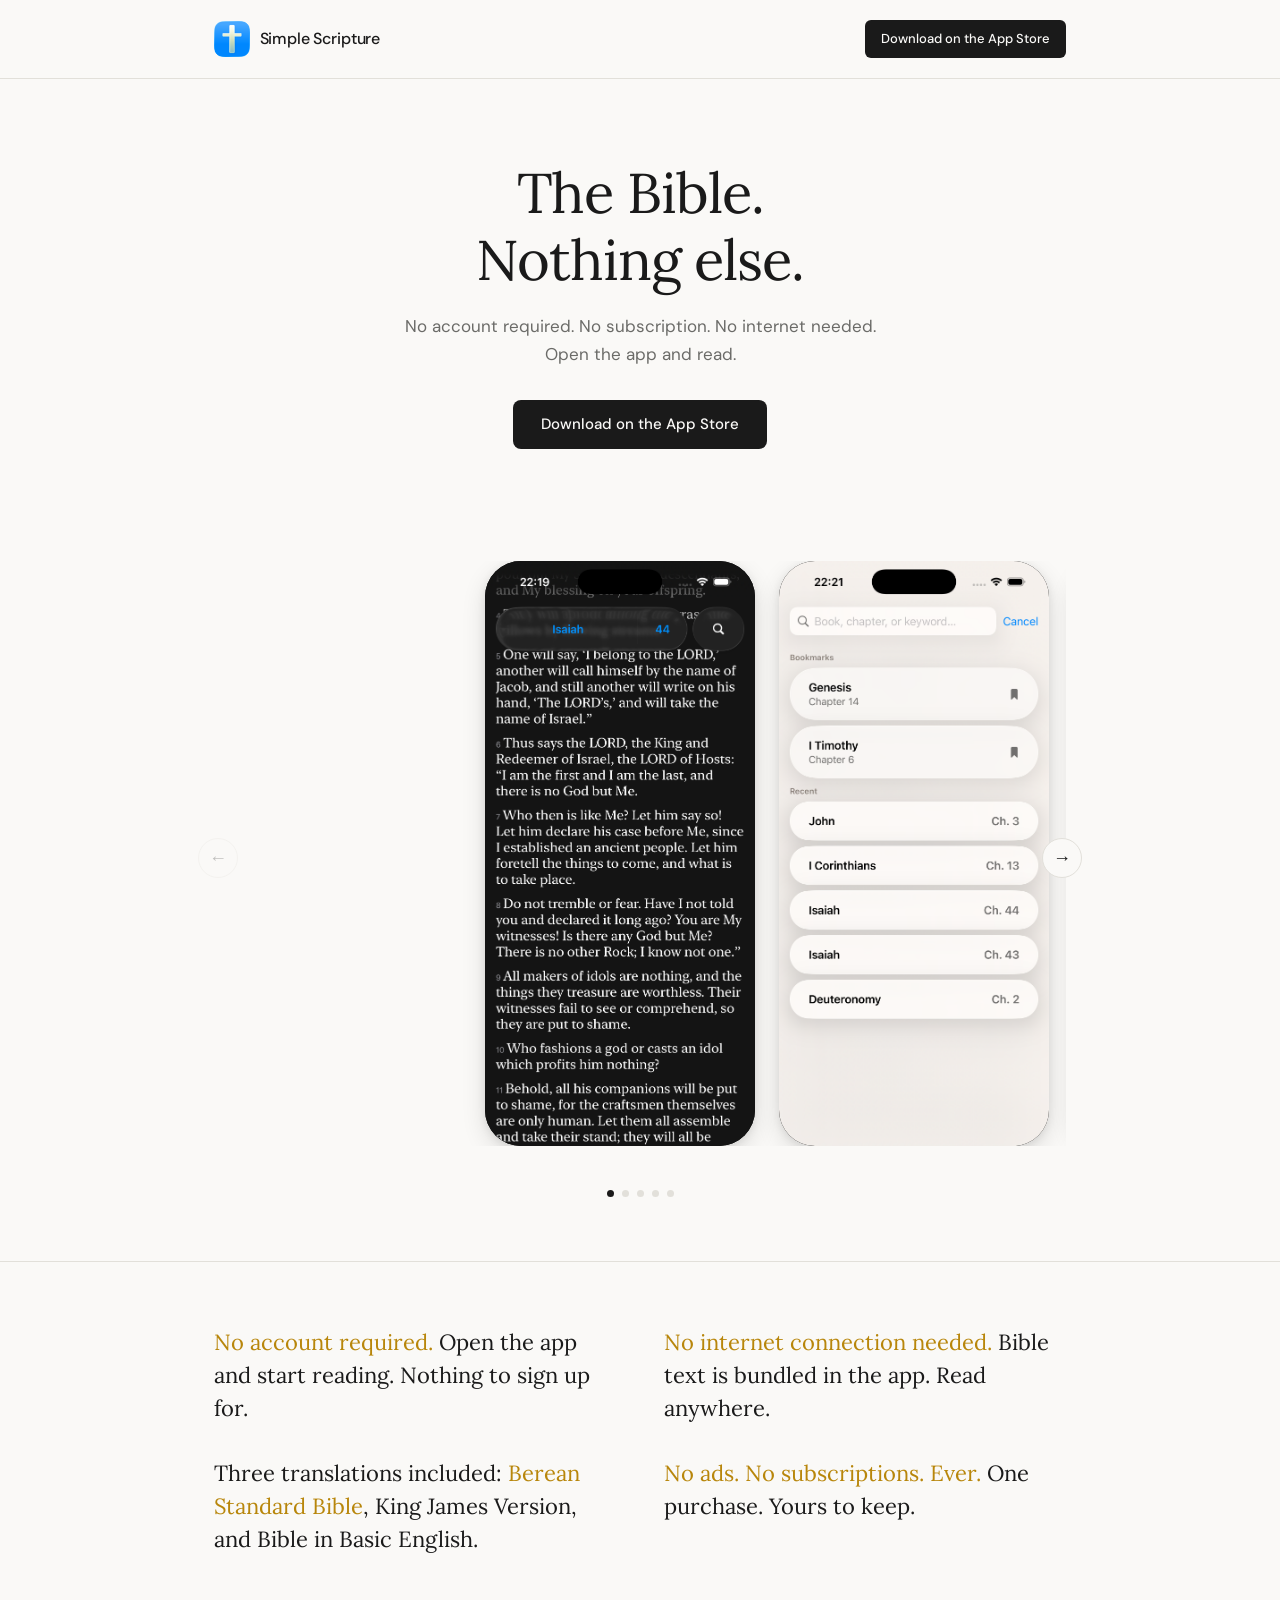
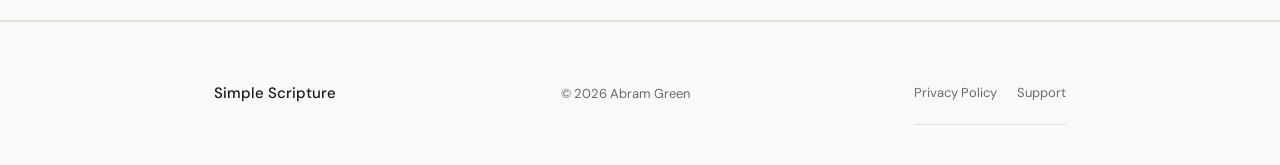
<file: index.html>
<!DOCTYPE html>
<html lang="en">
<head>
  <meta charset="UTF-8">
  <meta name="viewport" content="width=device-width, initial-scale=1.0">
  <meta name="description" content="Simple Scripture — a minimal iOS Bible reading app. No account. No subscription. Just open and read.">
  <title>Simple Scripture</title>
  <link rel="icon" href="logorender.png">
  <link rel="stylesheet" href="styles.css">
</head>
<body>

  <!-- ── Nav ─────────────────────────────────────────────── -->
  <nav>
    <div class="container nav-inner">
      <a href="index.html" class="nav-logo">
        <img src="logorender.png" alt="Simple Scripture app icon">
        <span class="nav-logo-name">Simple Scripture</span>
      </a>
      <a href="<!-- APP_STORE_URL -->" class="btn-appstore">Download on the App Store</a>
    </div>
  </nav>

  <!-- ── Hero ─────────────────────────────────────────────── -->
  <section class="hero">
    <div class="container">
      <h1>The Bible.<br>Nothing else.</h1>
      <p class="hero-sub">No account required. No subscription. No internet needed. Open the app and read.</p>
      <a href="<!-- APP_STORE_URL -->" class="hero-cta">Download on the App Store</a>
    </div>
  </section>

  <!-- ── Screenshot Carousel ──────────────────────────────── -->
  <section class="carousel-section">
    <div class="container">
      <div class="carousel-wrapper">
        <button class="carousel-btn carousel-btn-prev" aria-label="Previous screenshot" disabled>&#8592;</button>

        <div class="carousel-track-outer">
          <div class="carousel-track" role="region" aria-label="App screenshots">
            <div class="carousel-slide">
              <div class="phone-frame">
                <img src="screenshots/screen1.png" alt="App screenshot 1" loading="lazy">
              </div>
            </div>
            <div class="carousel-slide">
              <div class="phone-frame">
                <img src="screenshots/screen2.png" alt="App screenshot 2" loading="lazy">
              </div>
            </div>
            <div class="carousel-slide">
              <div class="phone-frame">
                <img src="screenshots/screen3.png" alt="App screenshot 3" loading="lazy">
              </div>
            </div>
            <div class="carousel-slide">
              <div class="phone-frame">
                <img src="screenshots/screen4.png" alt="App screenshot 4" loading="lazy">
              </div>
            </div>
            <div class="carousel-slide">
              <div class="phone-frame">
                <img src="screenshots/screen5.png" alt="App screenshot 5" loading="lazy">
              </div>
            </div>
          </div>
        </div>

        <button class="carousel-btn carousel-btn-next" aria-label="Next screenshot">&#8594;</button>
      </div>

      <div class="carousel-dots" aria-label="Screenshot navigation"></div>
    </div>
  </section>

  <!-- ── Features ──────────────────────────────────────────── -->
  <section class="features">
    <div class="container">
      <div class="features-grid">
        <div class="feature-item">
          <p><em>No account required.</em> Open the app and start reading. Nothing to sign up for.</p>
        </div>
        <div class="feature-item">
          <p><em>No internet connection needed.</em> Bible text is bundled in the app. Read anywhere.</p>
        </div>
        <div class="feature-item">
          <p>Three translations included: <em>Berean Standard Bible</em>, King James Version, and Bible in Basic English.</p>
        </div>
        <div class="feature-item">
          <p><em>No ads. No subscriptions. Ever.</em> One purchase. Yours to keep.</p>
        </div>
      </div>
    </div>
  </section>

  <!-- ── Footer ────────────────────────────────────────────── -->
  <footer>
    <div class="container footer-inner">
      <span class="footer-brand">Simple Scripture</span>
      <span class="footer-copy">&copy; <span class="js-year"></span> Abram Green</span>
      <nav class="footer-links" aria-label="Footer navigation">
        <a href="privacy.html">Privacy Policy</a>
        <a href="support.html">Support</a>
      </nav>
    </div>
  </footer>

  <script src="main.js"></script>
</body>
</html>
</file>
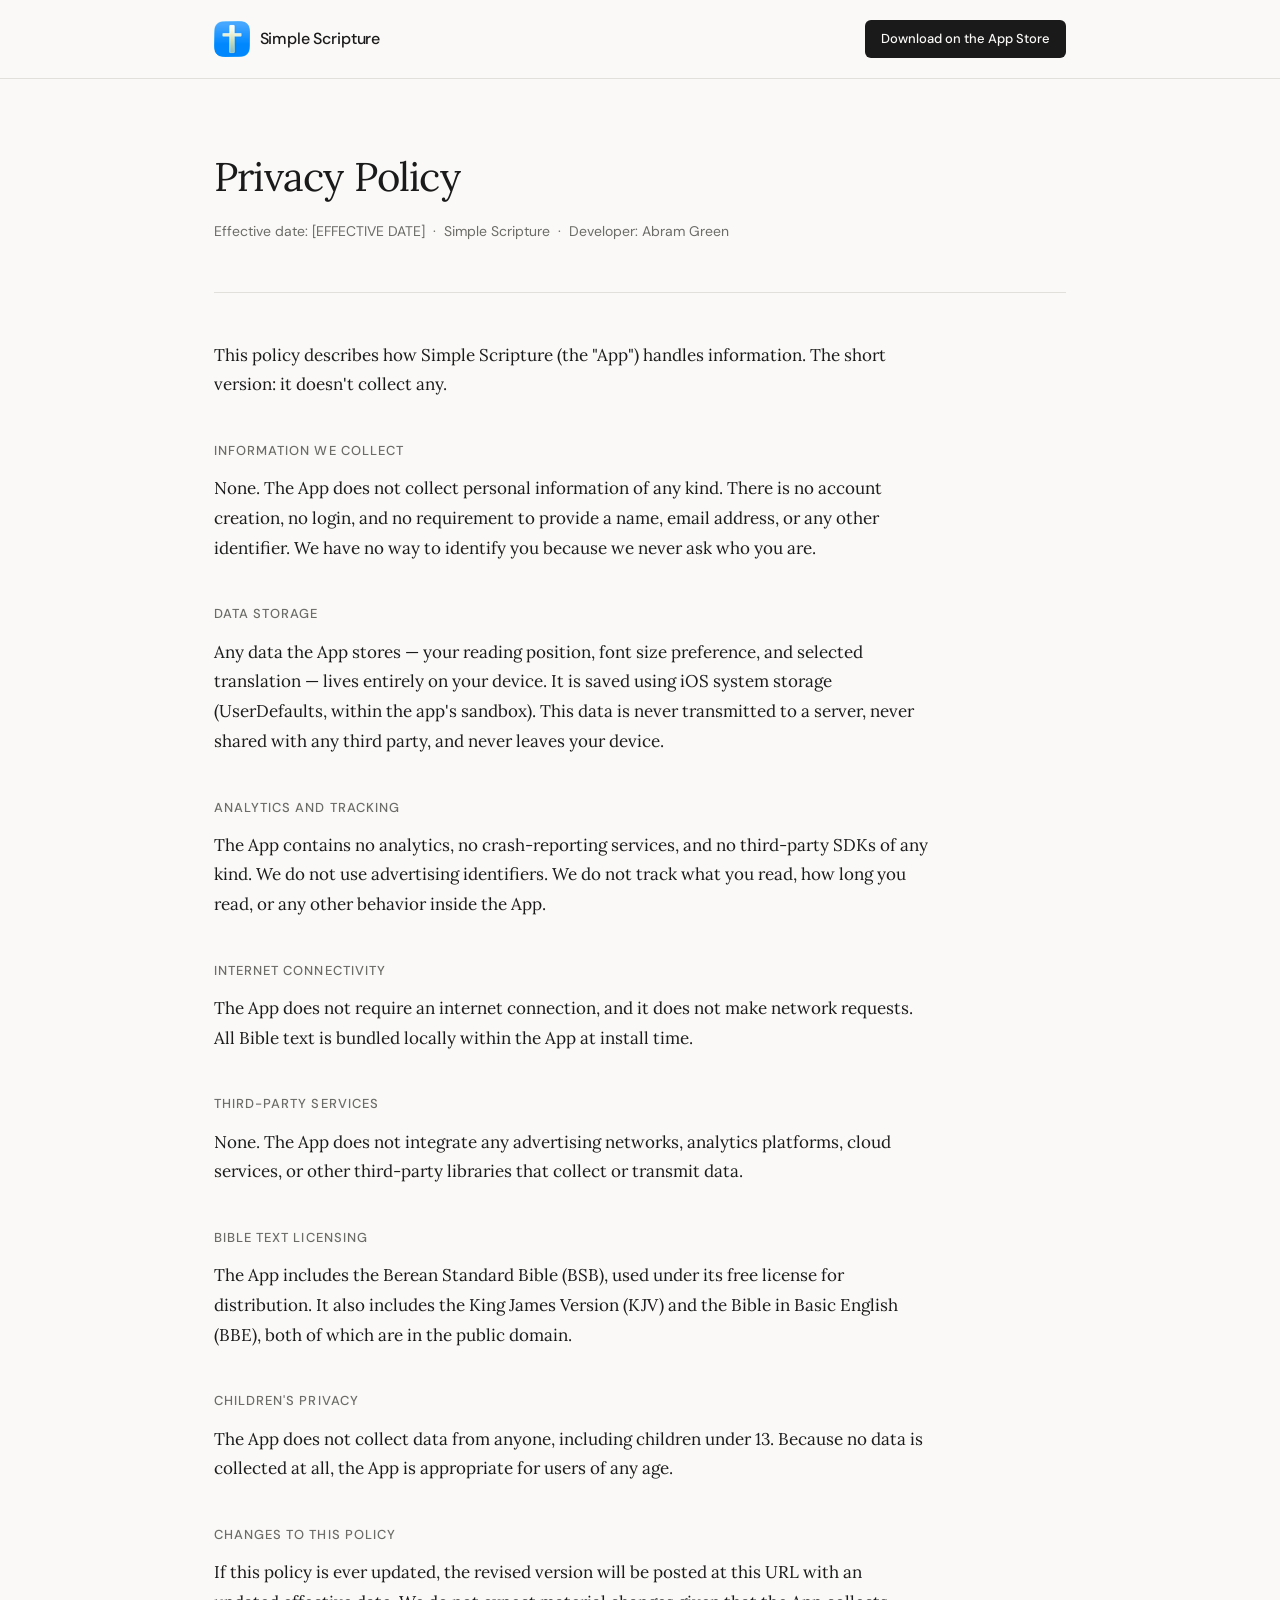
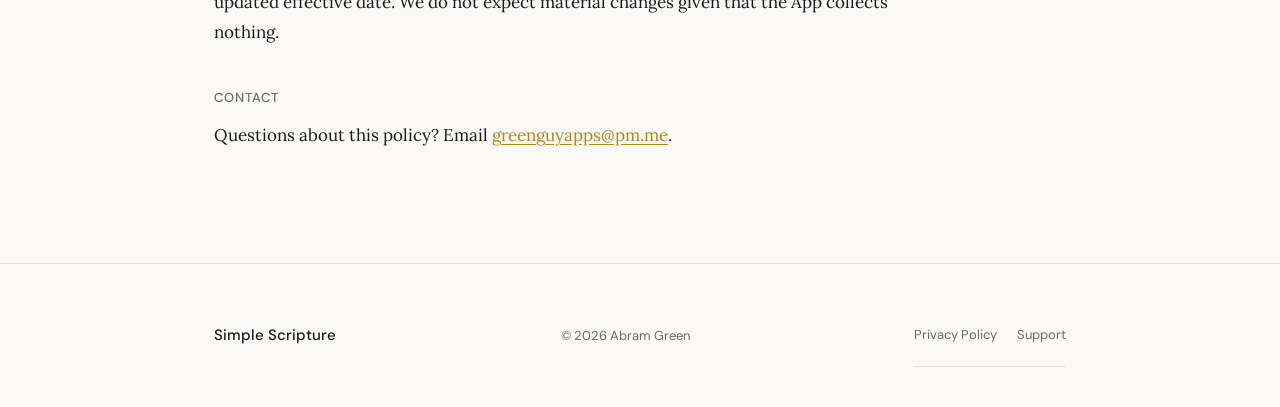
<file: privacy.html>
<!DOCTYPE html>
<html lang="en">
<head>
  <meta charset="UTF-8">
  <meta name="viewport" content="width=device-width, initial-scale=1.0">
  <meta name="description" content="Privacy Policy for Simple Scripture — a minimal iOS Bible reading app.">
  <title>Privacy Policy – Simple Scripture</title>
  <link rel="icon" href="logorender.png">
  <link rel="stylesheet" href="styles.css">
</head>
<body>

  <!-- ── Nav ─────────────────────────────────────────────── -->
  <nav>
    <div class="container nav-inner">
      <a href="index.html" class="nav-logo">
        <img src="logorender.png" alt="Simple Scripture app icon">
        <span class="nav-logo-name">Simple Scripture</span>
      </a>
      <a href="<!-- APP_STORE_URL -->" class="btn-appstore">Download on the App Store</a>
    </div>
  </nav>

  <!-- ── Content ───────────────────────────────────────────── -->
  <main class="prose-page">
    <div class="container">

      <div class="page-header">
        <h1>Privacy Policy</h1>
        <p class="page-meta">Effective date: [EFFECTIVE DATE] &nbsp;&middot;&nbsp; Simple Scripture &nbsp;&middot;&nbsp; Developer: Abram Green</p>
      </div>

      <p>This policy describes how Simple Scripture (the "App") handles information. The short version: it doesn't collect any.</p>

      <h2>Information We Collect</h2>
      <p>None. The App does not collect personal information of any kind. There is no account creation, no login, and no requirement to provide a name, email address, or any other identifier. We have no way to identify you because we never ask who you are.</p>

      <h2>Data Storage</h2>
      <p>Any data the App stores — your reading position, font size preference, and selected translation — lives entirely on your device. It is saved using iOS system storage (UserDefaults, within the app's sandbox). This data is never transmitted to a server, never shared with any third party, and never leaves your device.</p>

      <h2>Analytics and Tracking</h2>
      <p>The App contains no analytics, no crash-reporting services, and no third-party SDKs of any kind. We do not use advertising identifiers. We do not track what you read, how long you read, or any other behavior inside the App.</p>

      <h2>Internet Connectivity</h2>
      <p>The App does not require an internet connection, and it does not make network requests. All Bible text is bundled locally within the App at install time.</p>

      <h2>Third-Party Services</h2>
      <p>None. The App does not integrate any advertising networks, analytics platforms, cloud services, or other third-party libraries that collect or transmit data.</p>

      <h2>Bible Text Licensing</h2>
      <p>The App includes the Berean Standard Bible (BSB), used under its free license for distribution. It also includes the King James Version (KJV) and the Bible in Basic English (BBE), both of which are in the public domain.</p>

      <h2>Children's Privacy</h2>
      <p>The App does not collect data from anyone, including children under 13. Because no data is collected at all, the App is appropriate for users of any age.</p>

      <h2>Changes to This Policy</h2>
      <p>If this policy is ever updated, the revised version will be posted at this URL with an updated effective date. We do not expect material changes given that the App collects nothing.</p>

      <h2>Contact</h2>
      <p>Questions about this policy? Email <a href="mailto:greenguyapps@pm.me">greenguyapps@pm.me</a>.</p>

    </div>
  </main>

  <!-- ── Footer ────────────────────────────────────────────── -->
  <footer>
    <div class="container footer-inner">
      <span class="footer-brand">Simple Scripture</span>
      <span class="footer-copy">&copy; <span class="js-year"></span> Abram Green</span>
      <nav class="footer-links" aria-label="Footer navigation">
        <a href="privacy.html">Privacy Policy</a>
        <a href="support.html">Support</a>
      </nav>
    </div>
  </footer>

  <script src="main.js"></script>
</body>
</html>
</file>
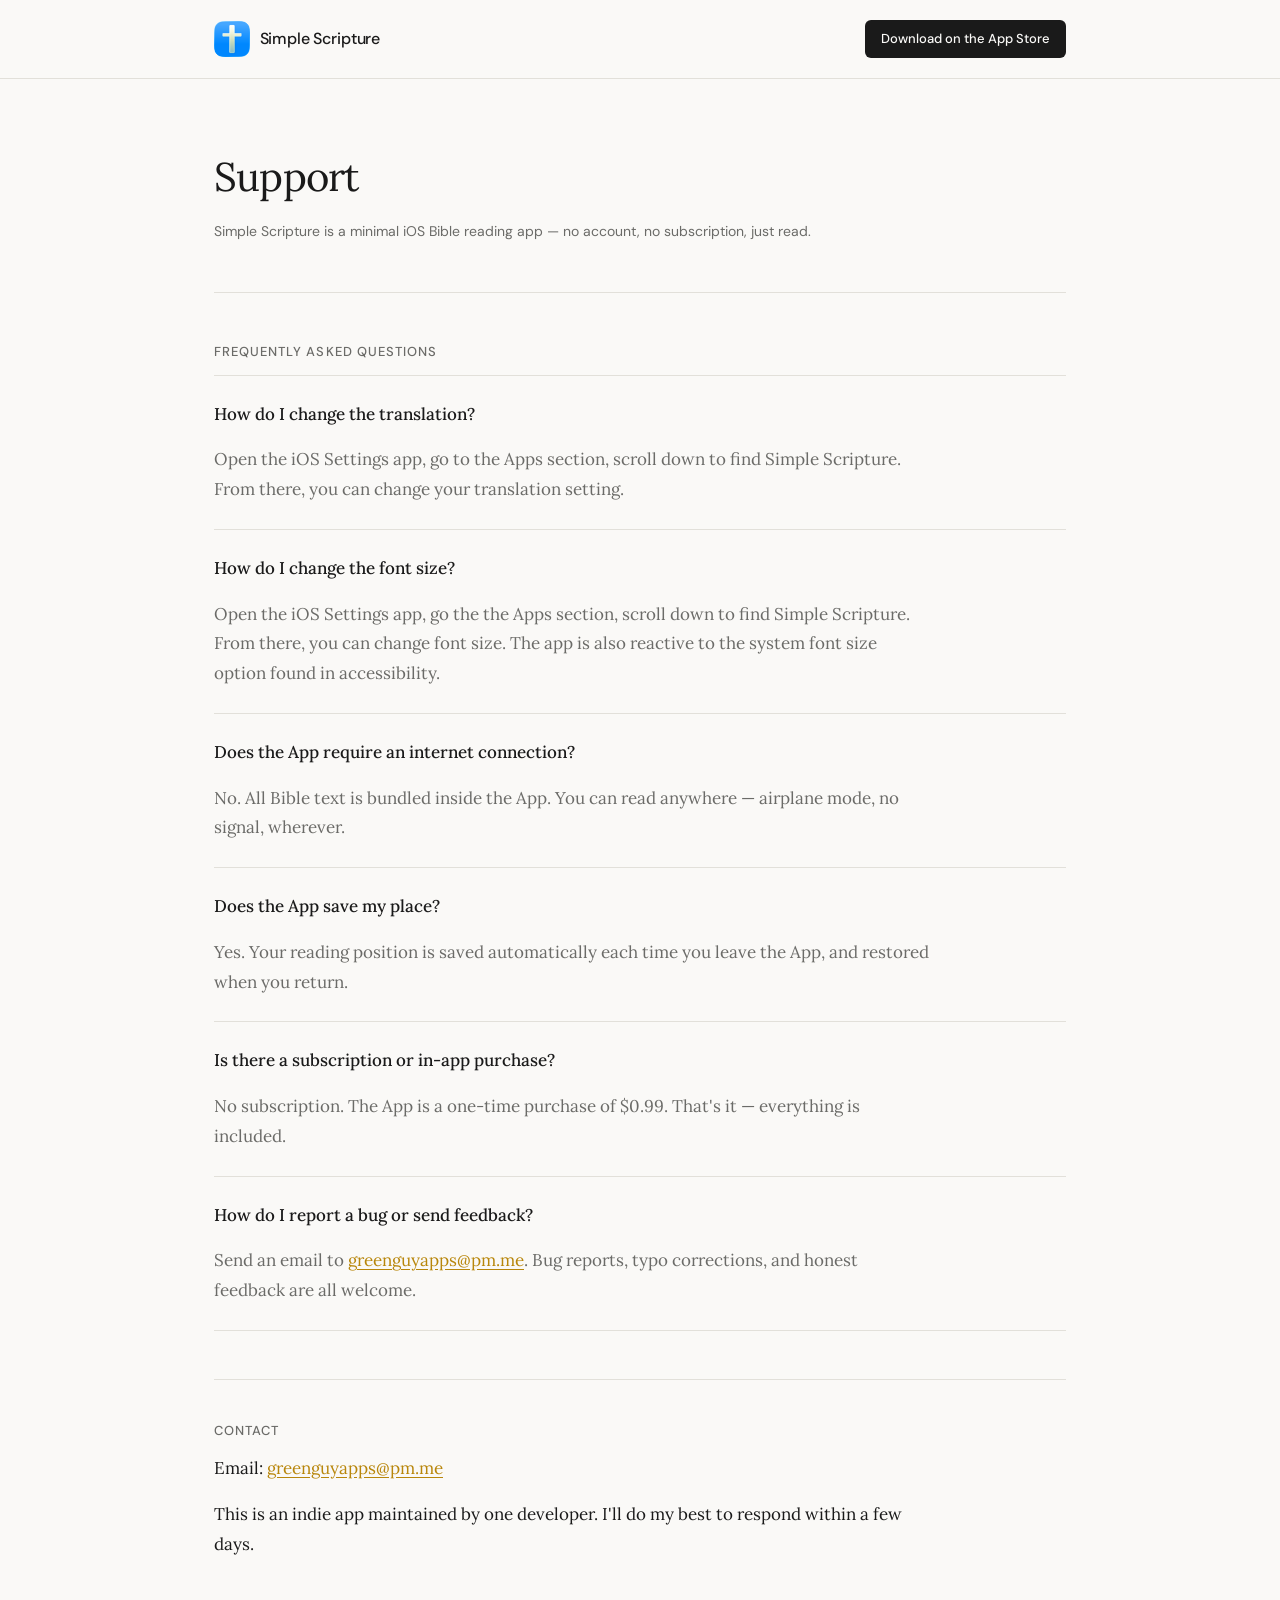
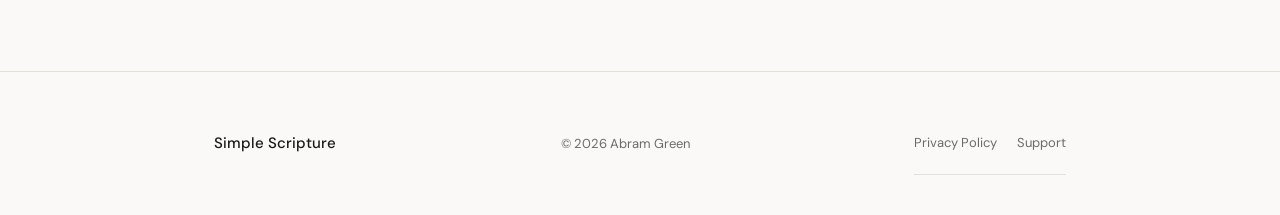
<file: support.html>
<!DOCTYPE html>
<html lang="en">
<head>
  <meta charset="UTF-8">
  <meta name="viewport" content="width=device-width, initial-scale=1.0">
  <meta name="description" content="Support for Simple Scripture — a minimal iOS Bible reading app.">
  <title>Support – Simple Scripture</title>
  <link rel="icon" href="logorender.png">
  <link rel="stylesheet" href="styles.css">
</head>
<body>

  <!-- ── Nav ─────────────────────────────────────────────── -->
  <nav>
    <div class="container nav-inner">
      <a href="index.html" class="nav-logo">
        <img src="logorender.png" alt="Simple Scripture app icon">
        <span class="nav-logo-name">Simple Scripture</span>
      </a>
      <a href="<!-- APP_STORE_URL -->" class="btn-appstore">Download on the App Store</a>
    </div>
  </nav>

  <!-- ── Content ───────────────────────────────────────────── -->
  <main class="prose-page">
    <div class="container">

      <div class="page-header">
        <h1>Support</h1>
        <p class="page-meta">Simple Scripture is a minimal iOS Bible reading app — no account, no subscription, just read.</p>
      </div>

      <h2>Frequently Asked Questions</h2>

      <ul class="faq-list">

        <li class="faq-item">
          <p class="faq-q">How do I change the translation?</p>
          <p class="faq-a">Open the iOS Settings app, go to the Apps section, scroll down to find Simple Scripture. From there, you can change your translation setting.</p>
        </li>

        <li class="faq-item">
          <p class="faq-q">How do I change the font size?</p>
          <p class="faq-a">Open the iOS Settings app, go the the Apps section, scroll down to find Simple Scripture. From there, you can change font size. The app is also reactive to the system font size option found in accessibility.</p>
        </li>

        <li class="faq-item">
          <p class="faq-q">Does the App require an internet connection?</p>
          <p class="faq-a">No. All Bible text is bundled inside the App. You can read anywhere — airplane mode, no signal, wherever.</p>
        </li>

        <li class="faq-item">
          <p class="faq-q">Does the App save my place?</p>
          <p class="faq-a">Yes. Your reading position is saved automatically each time you leave the App, and restored when you return.</p>
        </li>

        <li class="faq-item">
          <p class="faq-q">Is there a subscription or in-app purchase?</p>
          <p class="faq-a">No subscription. The App is a one-time purchase of $0.99. That's it — everything is included.</p>
        </li>

        <li class="faq-item">
          <p class="faq-q">How do I report a bug or send feedback?</p>
          <p class="faq-a">Send an email to <a href="mailto:greenguyapps@pm.me">greenguyapps@pm.me</a>. Bug reports, typo corrections, and honest feedback are all welcome.</p>
        </li>

      </ul>

      <div class="contact-block">
        <h2>Contact</h2>
        <p>Email: <a href="mailto:greenguyapps@pm.me">greenguyapps@pm.me</a></p>
        <p>This is an indie app maintained by one developer. I'll do my best to respond within a few days.</p>
      </div>

    </div>
  </main>

  <!-- ── Footer ────────────────────────────────────────────── -->
  <footer>
    <div class="container footer-inner">
      <span class="footer-brand">Simple Scripture</span>
      <span class="footer-copy">&copy; <span class="js-year"></span> Abram Green</span>
      <nav class="footer-links" aria-label="Footer navigation">
        <a href="privacy.html">Privacy Policy</a>
        <a href="support.html">Support</a>
      </nav>
    </div>
  </footer>

  <script src="main.js"></script>
</body>
</html>
</file>
<file: styles.css>
/* ============================================================
   Simple Scripture – Shared Stylesheet
   ============================================================ */

@import url('https://fonts.googleapis.com/css2?family=Lora:ital,wght@0,400;0,500;1,400&family=DM+Sans:wght@400;500&display=swap');

/* ── Reset & Base ──────────────────────────────────────────── */

*, *::before, *::after {
  box-sizing: border-box;
  margin: 0;
  padding: 0;
}

:root {
  --bg:        #FAF9F7;
  --text:      #1A1A1A;
  --text-muted:#6B6B68;
  --accent:    #B8860B;
  --border:    #E2E0DA;
  --serif:     'Lora', Georgia, serif;
  --sans:      'DM Sans', system-ui, sans-serif;
}

@media (prefers-color-scheme: dark) {
  :root {
    --bg:        #141414;
    --text:      #E8E6E1;
    --text-muted:#8A8880;
    --accent:    #C9970C;
    --border:    #2A2A2A;
  }
}

html {
  font-size: 16px;
  scroll-behavior: smooth;
}

body {
  background: var(--bg);
  color: var(--text);
  font-family: var(--serif);
  line-height: 1.7;
  min-height: 100vh;
}

a {
  color: var(--accent);
  text-decoration: underline;
  text-underline-offset: 3px;
}

a:hover {
  opacity: 0.75;
}

img {
  display: block;
  max-width: 100%;
}

/* ── Layout helpers ────────────────────────────────────────── */

.container {
  width: 100%;
  max-width: 900px;
  margin: 0 auto;
  padding: 0 1.5rem;
}

section {
  padding: 4rem 0;
}

/* ── Nav ───────────────────────────────────────────────────── */

nav {
  border-bottom: 1px solid var(--border);
  padding: 1.25rem 0;
}

.nav-inner {
  display: flex;
  align-items: center;
  justify-content: space-between;
  gap: 1rem;
}

.nav-logo {
  display: flex;
  align-items: center;
  gap: 0.6rem;
  text-decoration: none;
  color: var(--text);
}

.nav-logo img {
  width: 36px;
  height: 36px;
  border-radius: 8px;
}

.nav-logo-name {
  font-family: var(--sans);
  font-weight: 500;
  font-size: 1rem;
  letter-spacing: -0.01em;
}

.btn-appstore {
  font-family: var(--sans);
  font-size: 0.8125rem;
  font-weight: 500;
  text-decoration: none;
  color: var(--bg);
  background: var(--text);
  padding: 0.5rem 1rem;
  border-radius: 6px;
  white-space: nowrap;
  transition: opacity 0.15s;
}

.btn-appstore:hover {
  opacity: 0.75;
  color: var(--bg);
}

/* ── Hero ──────────────────────────────────────────────────── */

.hero {
  text-align: center;
  padding: 5rem 0 3rem;
}

.hero h1 {
  font-family: var(--serif);
  font-size: clamp(2.25rem, 6vw, 3.5rem);
  font-weight: 400;
  line-height: 1.2;
  letter-spacing: -0.02em;
  margin-bottom: 1.25rem;
}

.hero-sub {
  font-family: var(--sans);
  font-size: 1.0625rem;
  color: var(--text-muted);
  max-width: 480px;
  margin: 0 auto 2rem;
  line-height: 1.6;
}

.hero-cta {
  display: inline-block;
  font-family: var(--sans);
  font-size: 0.9375rem;
  font-weight: 500;
  text-decoration: none;
  color: var(--bg);
  background: var(--text);
  padding: 0.75rem 1.75rem;
  border-radius: 8px;
  transition: opacity 0.15s;
}

.hero-cta:hover {
  opacity: 0.75;
  color: var(--bg);
}

/* ── Carousel ──────────────────────────────────────────────── */

.carousel-section {
  padding: 3rem 0 4rem;
  overflow: hidden;
}

.carousel-section h2 {
  display: none; /* visually hidden, section speaks for itself */
}

.carousel-wrapper {
  position: relative;
}

.carousel-track-outer {
  overflow: hidden;
  padding: 1rem 0 1.5rem;
}

.carousel-track {
  display: flex;
  gap: 1.5rem;
  scroll-snap-type: x mandatory;
  overflow-x: auto;
  scroll-behavior: smooth;
  -webkit-overflow-scrolling: touch;
  scrollbar-width: none;
  padding: 0 calc(50% - 130px); /* center single item on mobile */
}

.carousel-track::-webkit-scrollbar {
  display: none;
}

.carousel-slide {
  flex: 0 0 auto;
  scroll-snap-align: center;
}

/* Phone frame */
.phone-frame {
  width: 240px;
  border-radius: 36px;
  overflow: hidden;
  box-shadow:
    0 2px 8px rgba(0,0,0,0.08),
    0 8px 24px rgba(0,0,0,0.12),
    inset 0 0 0 1.5px rgba(0,0,0,0.08);
  background: #000;
}

@media (prefers-color-scheme: dark) {
  .phone-frame {
    box-shadow:
      0 2px 8px rgba(0,0,0,0.4),
      0 8px 24px rgba(0,0,0,0.5),
      inset 0 0 0 1.5px rgba(255,255,255,0.06);
  }
}

.phone-frame img {
  width: 100%;
  height: auto;
  display: block;
  max-height: 520px;
  object-fit: cover;
}

/* Arrows */
.carousel-btn {
  position: absolute;
  top: 50%;
  transform: translateY(-50%);
  background: var(--bg);
  border: 1px solid var(--border);
  color: var(--text);
  width: 40px;
  height: 40px;
  border-radius: 50%;
  cursor: pointer;
  font-size: 1.125rem;
  display: flex;
  align-items: center;
  justify-content: center;
  z-index: 2;
  transition: opacity 0.15s;
  line-height: 1;
}

.carousel-btn:hover { opacity: 0.65; }
.carousel-btn:disabled { opacity: 0.25; cursor: default; }

.carousel-btn-prev { left: 0; }
.carousel-btn-next { right: 0; }

/* Dots */
.carousel-dots {
  display: flex;
  justify-content: center;
  gap: 0.5rem;
  margin-top: 1.25rem;
}

.carousel-dots button {
  width: 7px;
  height: 7px;
  border-radius: 50%;
  border: none;
  background: var(--border);
  cursor: pointer;
  padding: 0;
  transition: background 0.2s;
}

.carousel-dots button.active {
  background: var(--text);
}

/* Desktop: show 1 centered, peek at neighbors */
@media (min-width: 640px) {
  .phone-frame {
    width: 260px;
  }

  .phone-frame img {
    max-height: 565px;
  }

  .carousel-track {
    padding: 0 calc(50% - 145px);
  }
}

@media (min-width: 1024px) {
  .phone-frame {
    width: 270px;
  }

  .phone-frame img {
    max-height: 585px;
  }

  .carousel-track {
    padding: 0 calc(50% - 155px);
  }

  .carousel-btn-prev { left: -1rem; }
  .carousel-btn-next { right: -1rem; }
}

/* ── Features ──────────────────────────────────────────────── */

.features {
  border-top: 1px solid var(--border);
  border-bottom: 1px solid var(--border);
}

.features-grid {
  display: grid;
  gap: 2.5rem;
}

.feature-item p {
  font-size: clamp(1.125rem, 2.5vw, 1.375rem);
  font-weight: 400;
  line-height: 1.5;
  color: var(--text);
}

.feature-item p em {
  font-style: normal;
  color: var(--accent);
}

@media (min-width: 640px) {
  .features-grid {
    grid-template-columns: 1fr 1fr;
    gap: 2rem 3rem;
  }
}

/* ── Footer ────────────────────────────────────────────────── */

footer {
  border-top: 1px solid var(--border);
  padding: 2.5rem 0;
}

.footer-inner {
  display: flex;
  flex-direction: column;
  gap: 0.75rem;
  align-items: flex-start;
}

.footer-brand {
  font-family: var(--sans);
  font-weight: 500;
  font-size: 0.9375rem;
  color: var(--text);
}

.footer-copy {
  font-family: var(--sans);
  font-size: 0.8125rem;
  color: var(--text-muted);
}

.footer-links {
  display: flex;
  gap: 1.25rem;
  font-family: var(--sans);
  font-size: 0.8125rem;
}

.footer-links a {
  color: var(--text-muted);
  text-decoration: none;
}

.footer-links a:hover {
  color: var(--accent);
}

@media (min-width: 640px) {
  .footer-inner {
    flex-direction: row;
    align-items: center;
    justify-content: space-between;
    flex-wrap: wrap;
  }
}

/* ── Prose pages (privacy, support) ───────────────────────── */

.prose-page {
  padding: 4rem 0 6rem;
}

.prose-page .page-header {
  margin-bottom: 3rem;
  padding-bottom: 2rem;
  border-bottom: 1px solid var(--border);
}

.prose-page h1 {
  font-family: var(--serif);
  font-size: clamp(1.75rem, 5vw, 2.5rem);
  font-weight: 400;
  letter-spacing: -0.02em;
  margin-bottom: 0.5rem;
}

.prose-page .page-meta {
  font-family: var(--sans);
  font-size: 0.875rem;
  color: var(--text-muted);
}

.prose-page h2 {
  font-family: var(--sans);
  font-size: 0.8125rem;
  font-weight: 500;
  text-transform: uppercase;
  letter-spacing: 0.08em;
  color: var(--text-muted);
  margin-top: 2.5rem;
  margin-bottom: 0.75rem;
}

.prose-page p {
  font-family: var(--serif);
  font-size: 1.0625rem;
  line-height: 1.75;
  margin-bottom: 1rem;
  max-width: 65ch;
}

/* FAQ */
.faq-list {
  list-style: none;
}

.faq-item {
  padding: 1.5rem 0;
  border-bottom: 1px solid var(--border);
}

.faq-item:first-child {
  border-top: 1px solid var(--border);
}

.faq-q {
  font-family: var(--sans);
  font-size: 1rem;
  font-weight: 500;
  color: var(--text);
  margin-bottom: 0.5rem;
}

.faq-a {
  font-family: var(--serif);
  font-size: 1rem;
  color: var(--text-muted);
  line-height: 1.7;
  max-width: 60ch;
  margin-bottom: 0 !important;
}

/* Contact block */
.contact-block {
  margin-top: 3rem;
  padding-top: 2.5rem;
  border-top: 1px solid var(--border);
}

.contact-block h2 {
  margin-top: 0;
}
</file>
